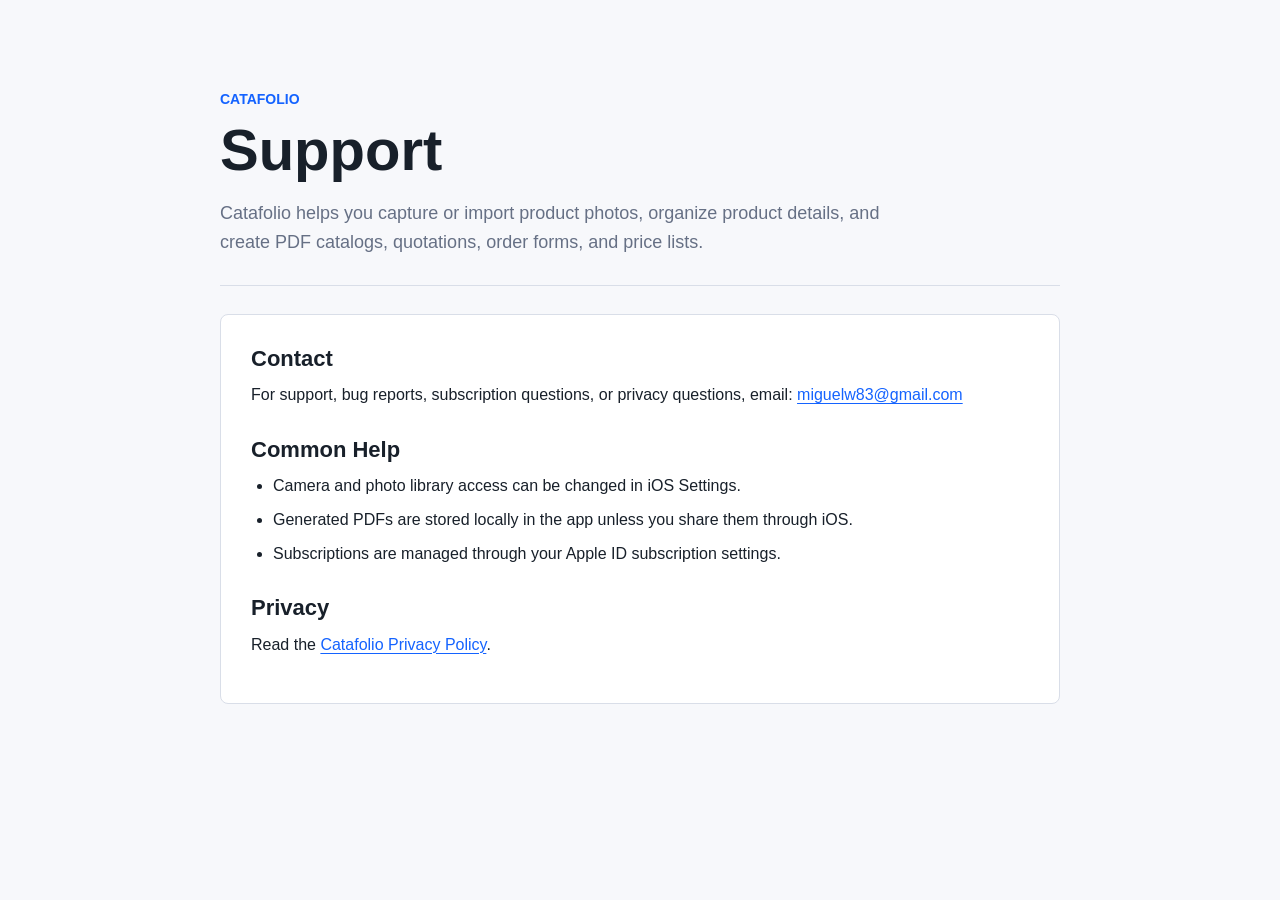
<file: index.html>
<!doctype html>
<html lang="en">
<head>
  <meta charset="utf-8">
  <meta name="viewport" content="width=device-width, initial-scale=1">
  <title>Catafolio Support</title>
  <meta name="description" content="Support page for Catafolio, a local-first product catalog and quotation PDF app.">
  <link rel="stylesheet" href="styles.css">
</head>
<body>
  <main class="page">
    <section class="hero">
      <p class="eyebrow">Catafolio</p>
      <h1>Support</h1>
      <p class="lede">
        Catafolio helps you capture or import product photos, organize product details,
        and create PDF catalogs, quotations, order forms, and price lists.
      </p>
    </section>

    <section class="content">
      <h2>Contact</h2>
      <p>
        For support, bug reports, subscription questions, or privacy questions, email:
        <a href="mailto:miguelw83@gmail.com">miguelw83@gmail.com</a>
      </p>

      <h2>Common Help</h2>
      <ul>
        <li>Camera and photo library access can be changed in iOS Settings.</li>
        <li>Generated PDFs are stored locally in the app unless you share them through iOS.</li>
        <li>Subscriptions are managed through your Apple ID subscription settings.</li>
      </ul>

      <h2>Privacy</h2>
      <p>
        Read the <a href="privacy.html">Catafolio Privacy Policy</a>.
      </p>
    </section>
  </main>
</body>
</html>
</file>
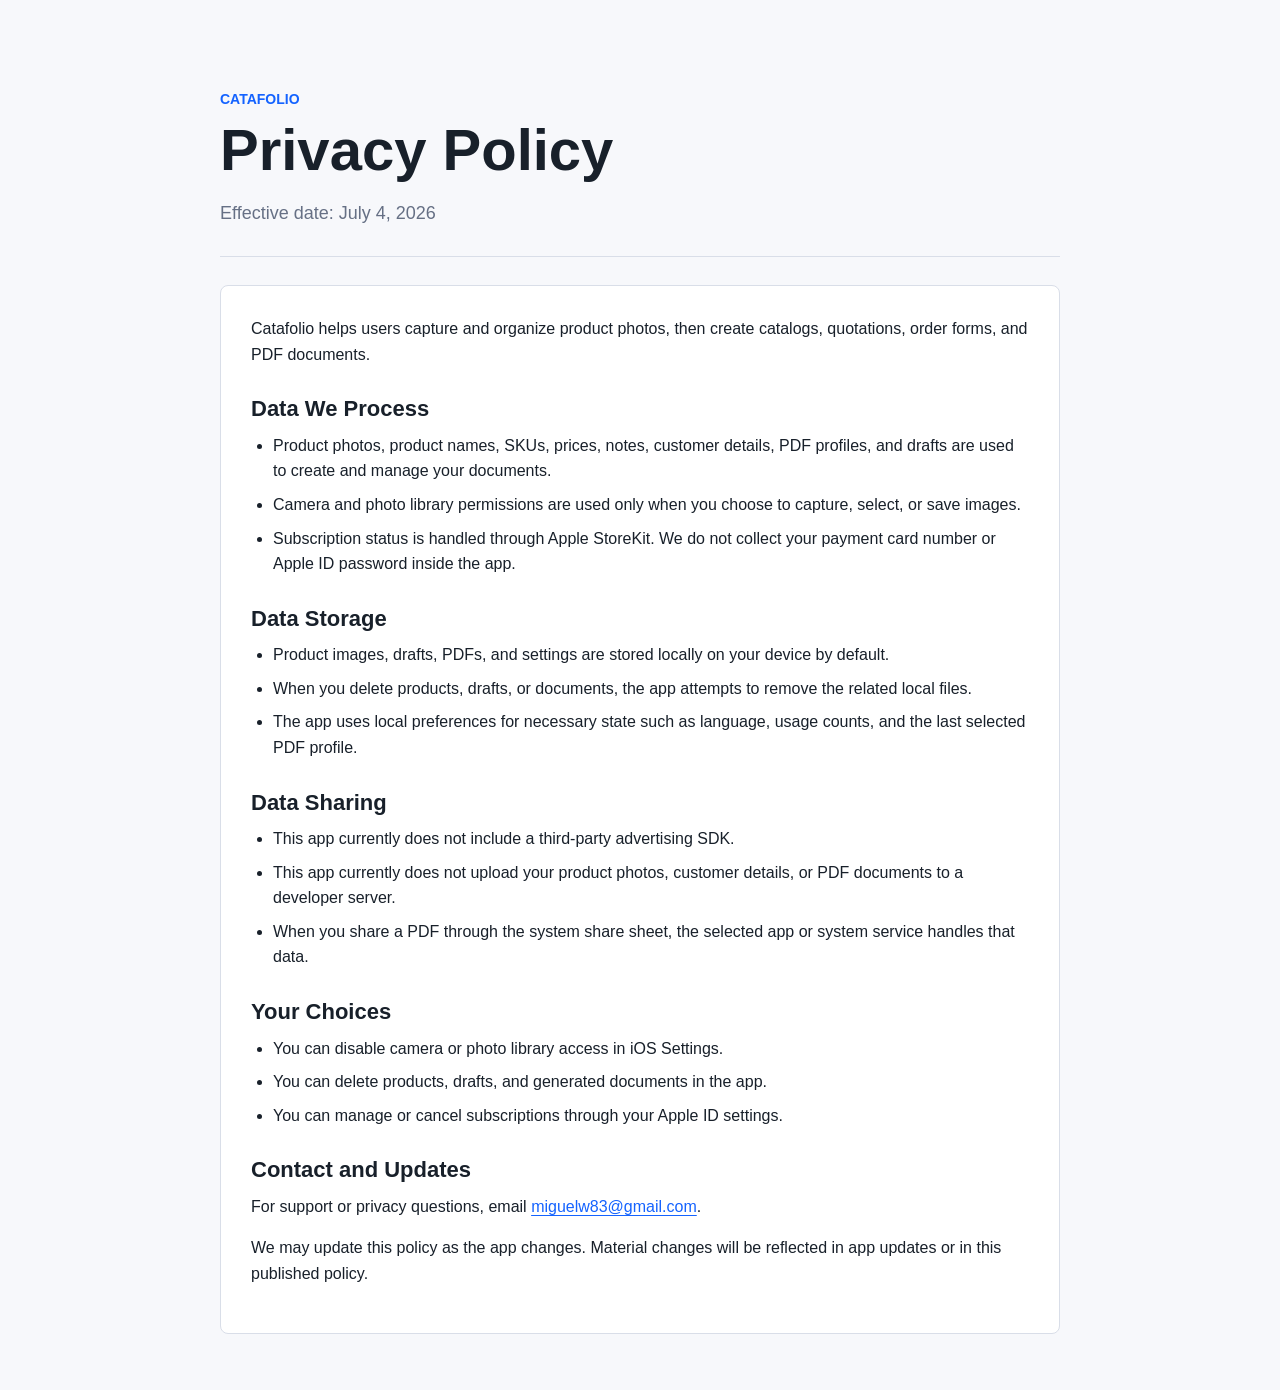
<file: privacy.html>
<!doctype html>
<html lang="en">
<head>
  <meta charset="utf-8">
  <meta name="viewport" content="width=device-width, initial-scale=1">
  <title>Catafolio Privacy Policy</title>
  <meta name="description" content="Privacy policy for Catafolio.">
  <link rel="stylesheet" href="styles.css">
</head>
<body>
  <main class="page">
    <section class="hero">
      <p class="eyebrow">Catafolio</p>
      <h1>Privacy Policy</h1>
      <p class="lede">Effective date: July 4, 2026</p>
    </section>

    <section class="content">
      <p>
        Catafolio helps users capture and organize product photos, then create catalogs,
        quotations, order forms, and PDF documents.
      </p>

      <h2>Data We Process</h2>
      <ul>
        <li>Product photos, product names, SKUs, prices, notes, customer details, PDF profiles, and drafts are used to create and manage your documents.</li>
        <li>Camera and photo library permissions are used only when you choose to capture, select, or save images.</li>
        <li>Subscription status is handled through Apple StoreKit. We do not collect your payment card number or Apple ID password inside the app.</li>
      </ul>

      <h2>Data Storage</h2>
      <ul>
        <li>Product images, drafts, PDFs, and settings are stored locally on your device by default.</li>
        <li>When you delete products, drafts, or documents, the app attempts to remove the related local files.</li>
        <li>The app uses local preferences for necessary state such as language, usage counts, and the last selected PDF profile.</li>
      </ul>

      <h2>Data Sharing</h2>
      <ul>
        <li>This app currently does not include a third-party advertising SDK.</li>
        <li>This app currently does not upload your product photos, customer details, or PDF documents to a developer server.</li>
        <li>When you share a PDF through the system share sheet, the selected app or system service handles that data.</li>
      </ul>

      <h2>Your Choices</h2>
      <ul>
        <li>You can disable camera or photo library access in iOS Settings.</li>
        <li>You can delete products, drafts, and generated documents in the app.</li>
        <li>You can manage or cancel subscriptions through your Apple ID settings.</li>
      </ul>

      <h2>Contact and Updates</h2>
      <p>
        For support or privacy questions, email
        <a href="mailto:miguelw83@gmail.com">miguelw83@gmail.com</a>.
      </p>
      <p>
        We may update this policy as the app changes. Material changes will be reflected
        in app updates or in this published policy.
      </p>
    </section>
  </main>
</body>
</html>
</file>
<file: styles.css>
:root {
  color-scheme: light;
  --bg: #f7f8fb;
  --surface: #ffffff;
  --text: #18202a;
  --muted: #667085;
  --line: #d9dee8;
  --accent: #1463ff;
}

* {
  box-sizing: border-box;
}

body {
  margin: 0;
  background: var(--bg);
  color: var(--text);
  font-family: -apple-system, BlinkMacSystemFont, "Segoe UI", sans-serif;
  line-height: 1.6;
}

a {
  color: var(--accent);
  text-decoration-thickness: 1px;
  text-underline-offset: 3px;
}

.page {
  width: min(840px, calc(100% - 32px));
  margin: 0 auto;
  padding: 56px 0;
}

.hero {
  padding: 32px 0 28px;
  border-bottom: 1px solid var(--line);
}

.eyebrow {
  margin: 0 0 10px;
  color: var(--accent);
  font-size: 14px;
  font-weight: 700;
  letter-spacing: 0;
  text-transform: uppercase;
}

h1 {
  margin: 0;
  font-size: clamp(36px, 6vw, 58px);
  line-height: 1.05;
  letter-spacing: 0;
}

.lede {
  max-width: 680px;
  margin: 18px 0 0;
  color: var(--muted);
  font-size: 18px;
}

.content {
  margin-top: 28px;
  padding: 30px;
  background: var(--surface);
  border: 1px solid var(--line);
  border-radius: 8px;
}

h2 {
  margin: 28px 0 10px;
  font-size: 22px;
  line-height: 1.25;
  letter-spacing: 0;
}

h2:first-child {
  margin-top: 0;
}

p {
  margin: 0 0 16px;
}

ul {
  margin: 0 0 18px;
  padding-left: 22px;
}

li + li {
  margin-top: 8px;
}

@media (max-width: 560px) {
  .page {
    width: min(100% - 24px, 840px);
    padding: 28px 0;
  }

  .content {
    padding: 22px;
  }
}
</file>
